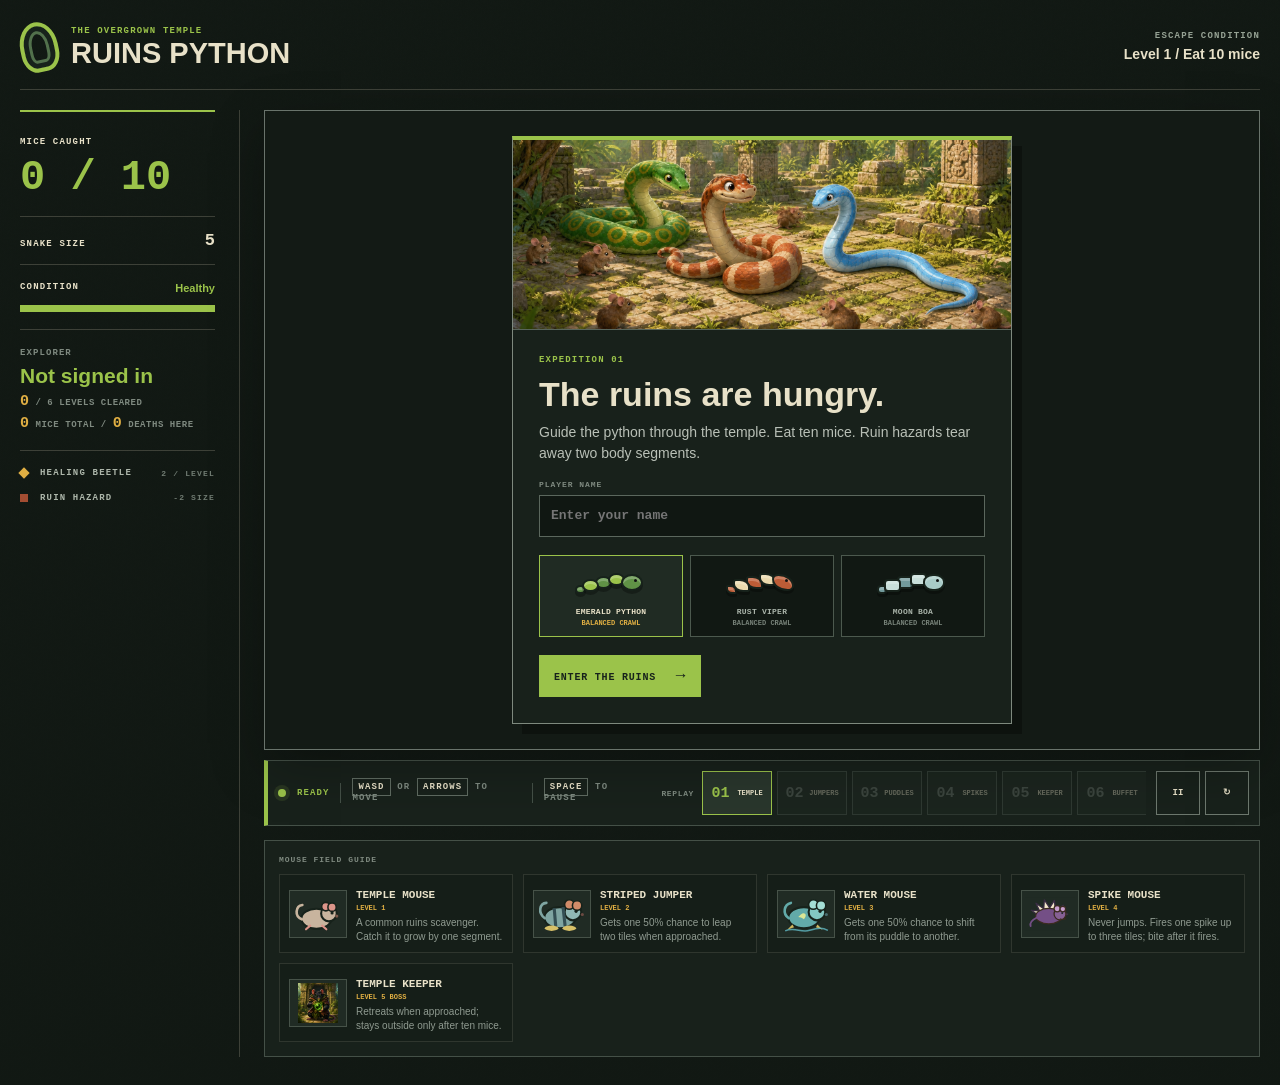
<file: Web animations/Animation 1 - game copy and learn/index.html>
<!doctype html>
<html lang="en">
<head>
  <meta charset="UTF-8">
  <meta name="viewport" content="width=device-width, initial-scale=1">
  <meta name="theme-color" content="#17221b">
  <title>Ruins Python</title>
  <link rel="stylesheet" href="styles.css?v=20260827-6">
</head>
<body>
  <main class="game-shell">
    <header class="topbar">
      <div class="brand">
        <span class="brand-mark" aria-hidden="true"></span>
        <div><p>THE OVERGROWN TEMPLE</p><h1>RUINS PYTHON</h1></div>
      </div>
      <div class="goal"><span>ESCAPE CONDITION</span><strong id="goal-text">Level 1 / Eat 10 mice</strong></div>
    </header>

    <section class="game-grid">
      <aside class="hud" aria-label="Game status">
        <div class="stat main-stat"><span>Mice caught</span><strong><b id="score">0</b> / <i id="mouse-goal">10</i></strong></div>
        <div class="stat"><span>Snake size</span><strong id="length">5</strong></div>
        <div class="health-block">
          <div><span>Condition</span><strong id="condition">Healthy</strong></div>
          <div class="health-track" aria-hidden="true"><i id="health-bar"></i></div>
        </div>
        <div class="player-block"><span>Explorer</span><strong id="player-display">Not signed in</strong><small><b id="levels-cleared">0</b> / 6 levels cleared</small><small><b id="lifetime-score">0</b> mice total / <b id="level-deaths">0</b> deaths here</small></div>
        <div class="legend">
          <p><i class="relic-dot"></i> Healing beetle <span>2 / level</span></p>
          <p><i class="hazard-dot"></i> Ruin hazard <span>-2 size</span></p>
        </div>
      </aside>

      <div class="play-column">
        <div id="canvas-frame" class="canvas-frame">
          <canvas id="game-canvas" width="980" height="630" aria-label="Ruins Python snake game"></canvas>
          <button id="next-level-button" class="map-next-button" type="button" hidden>Go to level 2 <span aria-hidden="true">&#8594;</span></button>
          <div id="overlay" class="overlay">
            <div class="overlay-panel">
              <div id="intro-art" class="intro-art"><img id="intro-image" src="assets/intro-cover-v2.png" alt="Three friendly snakes and visible mice in the overgrown ruins"></div>
              <div id="completion-art" class="completion-art" hidden><img id="completion-image" src="assets/level-complete-cover.png" alt="Happy snake smiling in the reclaimed ruins with a mouse tail at its mouth"></div>
              <span id="overlay-label">EXPEDITION 01</span>
              <h2 id="overlay-title">The ruins are hungry.</h2>
              <p id="overlay-copy">Guide the python through the temple. Eat ten mice. Ruin hazards tear away two body segments.</p>
              <section id="boss-lore" class="boss-lore" hidden aria-label="Temple keeper lore">
                <img src="assets/boss-lore.png" alt="The dark temple keeper conjuring a black-green venom orb">
                <div><span>Keeper dossier</span><strong>The Blightwarden</strong><p>It guards the root shrine and studies every route through the garden.</p></div>
                <ul><li><b>Ambush</b> Retreats when the snake approaches.</li><li><b>Venom</b> Fires steady aimed black-green orbs.</li><li><b>Weakness</b> Collect the water fruit before the final bite.</li></ul>
              </section>
              <label id="player-entry" class="player-entry"><span>Player name</span><input id="player-name" type="text" maxlength="18" autocomplete="nickname" placeholder="Enter your name" required><small id="name-error">A name is required to enter the ruins.</small></label>
              <div id="snake-choices" class="snake-choices" aria-label="Choose a snake">
                <button class="snake-choice is-selected" type="button" data-skin="python"><i class="mini-snake skin-python"><b></b><b></b><b></b><b></b><b class="head"></b></i><span>Emerald python</span><small>Balanced crawl</small></button>
                <button class="snake-choice" type="button" data-skin="viper"><i class="mini-snake skin-viper"><b></b><b></b><b></b><b></b><b class="head"></b></i><span>Rust viper</span><small>Balanced crawl</small></button>
                <button class="snake-choice" type="button" data-skin="boa"><i class="mini-snake skin-boa"><b></b><b></b><b></b><b></b><b class="head"></b></i><span>Moon boa</span><small>Balanced crawl</small></button>
              </div>
              <button id="start-button" type="button">Enter the ruins <span aria-hidden="true">&#8594;</span></button>
            </div>
          </div>
        </div>

        <div class="game-footer">
          <div class="control-strip"><span class="run-light"></span><strong id="run-state">READY</strong><i></i><p><kbd>WASD</kbd> <b>or</b> <kbd>ARROWS</kbd> <b>to move</b></p><i></i><p><kbd>SPACE</kbd> <b>to pause</b></p></div>
          <div class="dpad" aria-label="Touch controls">
            <button data-direction="up" aria-label="Move up">&#8593;</button>
            <button data-direction="left" aria-label="Move left">&#8592;</button>
            <button data-direction="down" aria-label="Move down">&#8595;</button>
            <button data-direction="right" aria-label="Move right">&#8594;</button>
          </div>
          <div class="footer-tools">
            <div class="level-replay"><span>Replay</span><button class="level-tile is-current" type="button" data-replay-level="1"><b>01</b><small>Temple</small></button><button class="level-tile" type="button" data-replay-level="2" disabled><b>02</b><small>Jumpers</small></button><button class="level-tile" type="button" data-replay-level="3" disabled><b>03</b><small>Puddles</small></button><button class="level-tile" type="button" data-replay-level="4" disabled><b>04</b><small>Spikes</small></button><button class="level-tile" type="button" data-replay-level="5" disabled><b>05</b><small>Keeper</small></button><button class="level-tile" type="button" data-replay-level="6" disabled><b>06</b><small>Buffet</small></button></div>
            <div class="actions"><button id="pause-button" class="icon-button" type="button" aria-label="Pause game" title="Pause">II</button><button id="reset-button" class="icon-button" type="button" aria-label="Restart game" title="Restart">&#8635;</button></div>
          </div>
        </div>
        <section class="mouse-guide field-guide-band" aria-label="Mouse field guide">
          <span class="guide-title">Mouse field guide</span>
          <article><img src="assets/temple-mouse.svg" alt="Brown temple mouse"><div><strong>Temple mouse</strong><small>Level 1</small><p>A common ruins scavenger. Catch it to grow by one segment.</p></div></article>
          <article><img src="assets/jumper-mouse.svg" alt="Blue striped jumping mouse"><div><strong>Striped jumper</strong><small>Level 2</small><p>Gets one 50% chance to leap two tiles when approached.</p></div></article>
          <article><img src="assets/water-mouse.svg" alt="Aqua water mouse"><div><strong>Water mouse</strong><small>Level 3</small><p>Gets one 50% chance to shift from its puddle to another.</p></div></article>
          <article><img src="assets/spike-mouse.svg" alt="Violet spike mouse with pale defensive spikes"><div><strong>Spike mouse</strong><small>Level 4</small><p>Never jumps. Fires one spike up to three tiles; bite after it fires.</p></div></article>
          <article><img src="assets/boss-lore.png" alt="Illustrated temple keeper mouse"><div><strong>Temple keeper</strong><small>Level 5 boss</small><p>Retreats when approached; stays outside only after ten mice.</p></div></article>
        </section>
      </div>
    </section>
  </main>
  <script src="game.js?v=20260827-6"></script>
</body>
</html>
</file>
<file: Web animations/Animation 1 - game copy and learn/styles.css>
*{box-sizing:border-box}
:root{--ink:#17221b;--cream:#e8e1c8;--moss:#52714c;--acid:#9bc34a;--stone:#899084;--gold:#e0af43;--rust:#a34d32;--line:rgba(232,225,200,.2)}
html,body{margin:0;min-height:100%}
body{background:#111813;color:var(--cream);font-family:Arial,Helvetica,sans-serif;background-image:linear-gradient(rgba(17,24,19,.9),rgba(17,24,19,.96)),url("data:image/svg+xml,%3Csvg xmlns='http://www.w3.org/2000/svg' width='80' height='80'%3E%3Cfilter id='n'%3E%3CfeTurbulence baseFrequency='.7' numOctaves='3'/%3E%3C/filter%3E%3Crect width='100%25' height='100%25' filter='url(%23n)' opacity='.18'/%3E%3C/svg%3E")}
button{font:inherit}.game-shell{width:min(1440px,calc(100% - 40px));margin:auto;padding:22px 0 28px}.topbar{display:flex;align-items:center;justify-content:space-between;border-bottom:1px solid var(--line);padding-bottom:17px;margin-bottom:20px}.brand{display:flex;align-items:center;gap:13px}.brand-mark{display:block;width:38px;height:50px;border:4px solid var(--acid);border-radius:60% 60% 45% 45%;transform:rotate(-12deg);box-shadow:inset 0 0 0 5px var(--ink),inset 0 0 0 8px var(--moss)}.brand p,.goal span,.stat span,.health-block span,.legend,.game-footer,.overlay-panel>span{font:700 9px/1.2 "Courier New",monospace;letter-spacing:.13em;text-transform:uppercase}.brand p{color:var(--acid);margin:0 0 3px}.brand h1{font-size:29px;line-height:1;margin:0;letter-spacing:0}.goal{text-align:right}.goal span{display:block;color:#96a294;margin-bottom:4px}.goal strong{font-size:14px}
.game-grid{display:grid;grid-template-columns:220px minmax(0,1fr);gap:24px}.hud{border-right:1px solid var(--line);padding-right:24px}.stat{display:flex;justify-content:space-between;align-items:end;padding:14px 0;border-bottom:1px solid var(--line)}.stat strong{font:700 17px "Courier New",monospace}.main-stat{display:block;border-top:2px solid var(--acid);padding-top:18px}.main-stat strong{display:block;color:var(--acid);font-size:42px;margin-top:6px}.main-stat b{font:inherit}.health-block{padding:17px 0;border-bottom:1px solid var(--line)}.health-block>div:first-child{display:flex;justify-content:space-between}.health-block strong{font-size:11px;color:var(--acid)}.health-track{height:7px;background:#2b342d;margin-top:11px}.health-track i{display:block;width:100%;height:100%;background:var(--acid);transition:width .2s,background .2s}.player-block{padding:14px 0;border-bottom:1px solid var(--line)}.player-block>span,.player-entry>span{display:block;color:#7f8a80;font:700 8px "Courier New",monospace;text-transform:uppercase;letter-spacing:.12em}.player-block strong{display:block;margin:5px 0 3px;font-size:13px;color:var(--cream);overflow:hidden;text-overflow:ellipsis}.player-block small{font:700 8px "Courier New",monospace;color:#7f8a80;text-transform:uppercase}.player-block small b{color:var(--gold)}.legend{margin-top:15px;color:#adb6aa}.legend p{display:grid;grid-template-columns:12px 1fr auto;align-items:center;gap:8px;padding:7px 0;margin:0}.legend p span{color:#707b72;font-size:8px}.legend i{display:block;width:8px;height:8px}.mouse-dot{background:#c6b5a4;border-radius:50%}.relic-dot{background:var(--gold);transform:rotate(45deg)}.hazard-dot{background:var(--rust)}.actions{display:flex;gap:8px;margin-top:18px}.icon-button{width:42px;height:42px;border:1px solid #6d786e;background:transparent;color:var(--cream);font-weight:700;cursor:pointer}.icon-button:hover{border-color:var(--acid);color:var(--acid)}
.play-column{min-width:0}.canvas-frame{position:relative;aspect-ratio:14/9;border:1px solid #69736b;background:#252f28;box-shadow:0 18px 50px rgba(0,0,0,.25);overflow:hidden}canvas{display:block;width:100%;height:100%;touch-action:none}.overlay{position:absolute;inset:0;display:grid;place-items:center;background:rgba(10,16,12,.65);backdrop-filter:blur(2px)}.overlay[hidden]{display:none}.overlay-panel{width:min(500px,calc(100% - 32px));background:#18211b;border:1px solid #7e897e;border-top:4px solid var(--acid);padding:26px;box-shadow:10px 10px 0 rgba(0,0,0,.3)}.overlay-panel>span{color:var(--acid)}.overlay-panel h2{font-size:34px;line-height:1;margin:11px 0}.overlay-panel p{font-size:14px;line-height:1.5;color:#b9c0b7;margin:0}.overlay-panel>button{margin-top:18px;background:var(--acid);color:var(--ink);border:0;padding:12px 15px;text-transform:uppercase;font:700 10px "Courier New",monospace;letter-spacing:.08em;cursor:pointer}.overlay-panel>button:hover{background:var(--cream)}.overlay-panel>button span{margin-left:13px;font-size:16px}.snake-choices{display:grid;grid-template-columns:repeat(3,1fr);gap:7px;margin-top:18px}.snake-choices[hidden]{display:none}.snake-choice{min-width:0;border:1px solid #4c594e;background:#111813;color:#aab4aa;padding:10px 6px 9px;cursor:pointer}.snake-choice:hover,.snake-choice.is-selected{border-color:var(--acid);color:var(--cream);background:#202b23}.snake-choice>span{display:block;margin:0;font:700 8px/1.2 "Courier New",monospace;text-transform:uppercase;letter-spacing:.03em}.mini-snake{display:flex;align-items:center;justify-content:center;width:100%;height:34px;margin:0 auto 7px}.mini-snake b{display:block;width:17px;height:13px;margin-left:-4px;border:2px solid #17221b;border-radius:50%;box-shadow:inset 0 3px rgba(255,255,255,.22),0 3px 0 rgba(0,0,0,.3)}.mini-snake b:nth-child(1){width:11px;height:9px;transform:translateY(7px)}.mini-snake b:nth-child(2){transform:translateY(3px)}.mini-snake b:nth-child(4){transform:translateY(-3px)}.mini-snake b.head{width:22px;height:17px;position:relative}.mini-snake b.head:after{content:"";position:absolute;right:4px;top:3px;width:3px;height:3px;background:#111;border-radius:50%}.skin-python b{background:#609246}.skin-python b:nth-child(even){background:#9bc34a}.skin-viper b{background:#bd5c36;border-radius:20% 60%}.skin-viper b:nth-child(even){background:#ead9ad}.skin-viper b.head{border-radius:30% 70%}.skin-boa b{background:#729a9b;border-radius:4px}.skin-boa b:nth-child(even){background:#c9dfda}.skin-boa b.head{background:#a9cbc7;border-radius:45%}
.game-footer{display:flex;align-items:center;justify-content:space-between;margin-top:10px;min-height:48px;border:1px solid #445047;border-left:4px solid var(--acid);background:#18211b;color:#8e998f;padding:7px 10px}.control-strip{display:flex;align-items:center;gap:11px}.control-strip>strong{font:700 9px "Courier New",monospace;color:var(--acid);letter-spacing:.12em}.control-strip>i{width:1px;height:20px;background:#445047}.control-strip p{margin:0}.control-strip p b{font:inherit;color:#7e8a80}.run-light{width:8px;height:8px;border-radius:50%;background:var(--acid);box-shadow:0 0 0 4px rgba(155,195,74,.12)}html[data-game-state=paused] .run-light{background:var(--gold)}html[data-game-state=failed] .run-light{background:var(--rust)}kbd{font:inherit;color:var(--cream);border:1px solid #5f6b61;padding:3px 5px}.dpad{display:none;grid-template-columns:repeat(3,38px);grid-template-rows:repeat(2,38px);gap:4px}.dpad button{border:1px solid #68746a;background:#202a23;color:var(--cream);font-size:19px}.dpad button[data-direction=up]{grid-column:2}.dpad button[data-direction=left]{grid-column:1;grid-row:2}.dpad button[data-direction=down]{grid-column:2;grid-row:2}.dpad button[data-direction=right]{grid-column:3;grid-row:2}
.player-entry{display:block;margin-top:16px}.player-entry[hidden]{display:none}.player-entry input{display:block;width:100%;height:42px;margin-top:6px;border:1px solid #5b675d;background:#101712;color:var(--cream);padding:0 11px;font:700 13px "Courier New",monospace;outline:none}.player-entry input:focus{border-color:var(--acid)}.player-entry input[aria-invalid=true]{border-color:var(--rust)}.player-entry small{display:none;color:#d87a5b;font:700 8px "Courier New",monospace;margin-top:5px}.player-entry.has-error small{display:block}.intro-art{height:190px;margin:-26px -26px 18px;overflow:hidden;border-bottom:1px solid #59655b;background:#0d120e}.intro-art[hidden]{display:none}.intro-art img{display:block;width:100%;height:100%;object-fit:cover;object-position:center 58%}.overlay-panel.has-intro{width:min(560px,calc(100% - 28px));max-height:calc(100% - 24px);overflow:auto}.completion-art{width:100%;aspect-ratio:3/2;margin:-26px 0 18px;overflow:hidden;border-bottom:1px solid #7e897e;background:#0d120e}.completion-art[hidden]{display:none}.completion-art img{display:block;width:100%;height:100%;object-fit:contain;object-position:center;animation:none!important;transform:none!important}.overlay-panel.has-art{width:min(600px,calc(100% - 28px));max-height:calc(100% - 24px);overflow:auto;padding-left:0;padding-right:0;border-top:1px solid #7e897e}.overlay-panel.has-art>span,.overlay-panel.has-art>h2,.overlay-panel.has-art>p{display:block;margin-left:26px;margin-right:26px}.overlay-panel.has-art>span{color:var(--cream)}.overlay-panel.has-art>button{margin-left:26px;margin-bottom:24px}.map-next-button{position:absolute;z-index:70;top:13px;right:13px;border:2px solid var(--ink);background:var(--gold);color:var(--ink);box-shadow:5px 5px 0 rgba(10,15,11,.75);padding:13px 16px;text-transform:uppercase;font:700 10px "Courier New",monospace;letter-spacing:.07em;cursor:pointer}.map-next-button[hidden]{display:none}.map-next-button:hover{background:var(--cream);transform:translateY(-2px)}.map-next-button span{font-size:17px;margin-left:10px}
.boss-lore{display:grid;grid-template-columns:120px 1fr;gap:12px;margin-top:14px;padding:10px;border:1px solid #53634f;background:#101812}.boss-lore[hidden]{display:none}.boss-lore img{grid-row:1/3;width:120px;height:98px;object-fit:cover;border:1px solid #71805b}.boss-lore span{display:block;color:#8fb65b;font:700 7px "Courier New",monospace;text-transform:uppercase}.boss-lore strong{display:block;margin:4px 0;color:#e8e1c8;font-size:15px}.boss-lore p{font-size:10px;line-height:1.35}.boss-lore ul{grid-column:2;display:grid;grid-template-columns:repeat(3,1fr);gap:5px;margin:0;padding:0;list-style:none}.boss-lore li{border-top:1px solid #435142;padding-top:5px;color:#8f9b90;font-size:8px;line-height:1.3}.boss-lore li b{display:block;color:#b6d36d;font:700 7px "Courier New",monospace;text-transform:uppercase}
@media(max-width:780px){.game-shell{width:calc(100% - 22px);padding-top:13px}.goal{display:none}.game-grid{display:block}.hud{display:grid;grid-template-columns:1.1fr 1fr 1.2fr 1.4fr auto;gap:12px;border:0;padding:0 0 13px}.stat,.main-stat,.health-block,.player-block{border:0;padding:8px 0}.main-stat strong{font-size:25px;margin-top:3px}.stat{display:block}.stat strong{display:block;margin-top:6px}.health-block>div:first-child{display:block}.health-block strong{display:block;margin-top:6px}.legend{display:none}.actions{margin:0;align-self:center}.icon-button{width:38px;height:38px}.control-strip p{display:none}.control-strip>i{display:none}.dpad{display:grid}.completion-art{margin-top:-26px}}
@media(max-width:500px){.brand h1{font-size:23px}.brand-mark{width:31px;height:42px}.hud{grid-template-columns:1fr 1fr 1.2fr}.actions{grid-column:1/-1;position:absolute;right:12px;top:12px}.game-footer{align-items:end}.game-footer p{max-width:120px;line-height:1.8}.game-footer p span{display:none}}
@media(prefers-reduced-motion:reduce){*{transition:none!important}}

.player-block{padding:18px 0}.player-block>span{font-size:9px}.player-block strong{margin:7px 0 6px;font-size:21px;line-height:1.05;color:var(--acid)}.player-block small{font-size:9px;letter-spacing:.06em}.player-block small b{font-size:15px;color:var(--gold)}
.mouse-guide{padding:16px 0 12px;border-bottom:1px solid var(--line)}.guide-title{display:block;margin-bottom:10px;color:#7f8a80;font:700 8px "Courier New",monospace;text-transform:uppercase;letter-spacing:.12em}.mouse-guide article{display:grid;grid-template-columns:47px 1fr;gap:9px;align-items:center;padding:8px 0;border-top:1px solid rgba(232,225,200,.1)}.mouse-guide img{width:47px;height:38px;object-fit:contain;background:#202b24;border:1px solid #465248;padding:3px}.mouse-guide strong{font:700 10px "Courier New",monospace;color:var(--cream);text-transform:uppercase}.mouse-guide small{display:block;color:var(--gold);font:700 7px "Courier New",monospace;text-transform:uppercase;margin-top:2px}.mouse-guide p{margin:4px 0 0;color:#8f9a90;font:400 9px/1.35 Arial,sans-serif}.legend{margin-top:10px}
.game-footer{gap:14px;min-height:66px}.footer-tools{display:flex;align-items:center;gap:10px;margin-left:auto}.level-replay{display:flex;align-items:center;gap:5px}.level-replay>span{margin-right:3px;color:#7f8b81;font:700 8px "Courier New",monospace;text-transform:uppercase;letter-spacing:.08em}.level-tile{display:grid;grid-template-columns:auto auto;align-items:center;gap:5px;height:44px;min-width:70px;border:1px solid #566259;background:#202a23;color:var(--cream);padding:5px 7px;cursor:pointer}.level-tile b{font:700 15px "Courier New",monospace;color:var(--acid)}.level-tile small{font:700 7px "Courier New",monospace;text-transform:uppercase}.level-tile:hover,.level-tile.is-current{border-color:var(--acid);background:#29362c}.level-tile:disabled{cursor:not-allowed;opacity:.35}.level-tile:disabled b{color:#778078}.footer-tools .actions{position:static;inset:auto;display:flex;grid-column:auto;gap:5px;margin:0}.footer-tools .icon-button{width:44px;height:44px}
@media(max-width:980px){.game-footer{align-items:center;flex-wrap:wrap}.control-strip{flex:1}.footer-tools{width:100%;margin-left:0;justify-content:space-between;border-top:1px solid #39443c;padding-top:7px}.dpad{margin-left:auto}}
@media(max-width:780px){.mouse-guide{grid-column:1/-1;display:grid;grid-template-columns:1fr 1fr;gap:8px;padding:8px 0}.guide-title{grid-column:1/-1;margin:0}.mouse-guide article{padding:5px;border:1px solid rgba(232,225,200,.12)}.player-block strong{font-size:16px}.level-replay>span{display:none}}
@media(max-width:500px){.level-tile{min-width:58px}.level-tile small{display:none}.footer-tools{gap:5px}.mouse-guide article{grid-template-columns:40px 1fr}.mouse-guide img{width:40px}.mouse-guide p{font-size:8px}}
.main-stat strong i{font:inherit;font-style:normal}.snake-choice>small{display:block;margin-top:3px;color:#768178;font:700 7px "Courier New",monospace;text-transform:uppercase}.snake-choice.is-selected>small{color:var(--gold)}
.field-guide-band{display:grid;grid-template-columns:repeat(auto-fit,minmax(190px,1fr));gap:10px;margin-top:14px;padding:14px;border:1px solid #445047;background:#18211b}.field-guide-band .guide-title{grid-column:1/-1;margin:0}.field-guide-band article{grid-template-columns:58px 1fr;margin:0;padding:9px;border:1px solid rgba(232,225,200,.12);background:#151e18}.field-guide-band img{width:58px;height:48px}.field-guide-band p{font-size:10px}.field-guide-band strong{font-size:11px}
@media(max-width:780px){html,body{overflow-x:hidden;scrollbar-width:none}body::-webkit-scrollbar,.overlay::-webkit-scrollbar,.overlay-panel::-webkit-scrollbar{display:none;width:0}.overlay{position:fixed;z-index:50;inset:0;display:flex;align-items:flex-start;justify-content:center;overflow-y:auto;scrollbar-width:none;padding:10px 0}.map-next-button{position:fixed;top:16px;right:16px}.overlay-panel,.overlay-panel.has-intro,.overlay-panel.has-art{flex:0 0 auto;width:min(calc(100vw - 20px),560px);max-height:none;overflow:visible;margin:0}.intro-art{height:auto;aspect-ratio:3/2}.intro-art img{object-fit:cover;object-position:center}.snake-choices{gap:5px}.snake-choice{padding-left:3px;padding-right:3px}.boss-lore{grid-template-columns:92px 1fr}.boss-lore img{width:92px;height:86px}.boss-lore ul{grid-column:1/-1}.field-guide-band{grid-template-columns:1fr;margin-top:10px}.field-guide-band .guide-title{grid-column:1}.field-guide-band article{grid-template-columns:52px 1fr}.field-guide-band img{width:52px;height:44px}}
@media(max-width:500px){.level-tile{min-width:46px;padding:4px}.footer-tools .icon-button{width:40px}.level-replay{gap:3px}.field-guide-band{padding:10px}.game-shell{padding-bottom:8px}}
.footer-tools{min-width:0}.level-replay{max-width:100%;overflow-x:auto;scrollbar-width:none}.level-replay::-webkit-scrollbar{display:none}
.player-block small{display:block}.player-block small+small{margin-top:5px}
</file>
